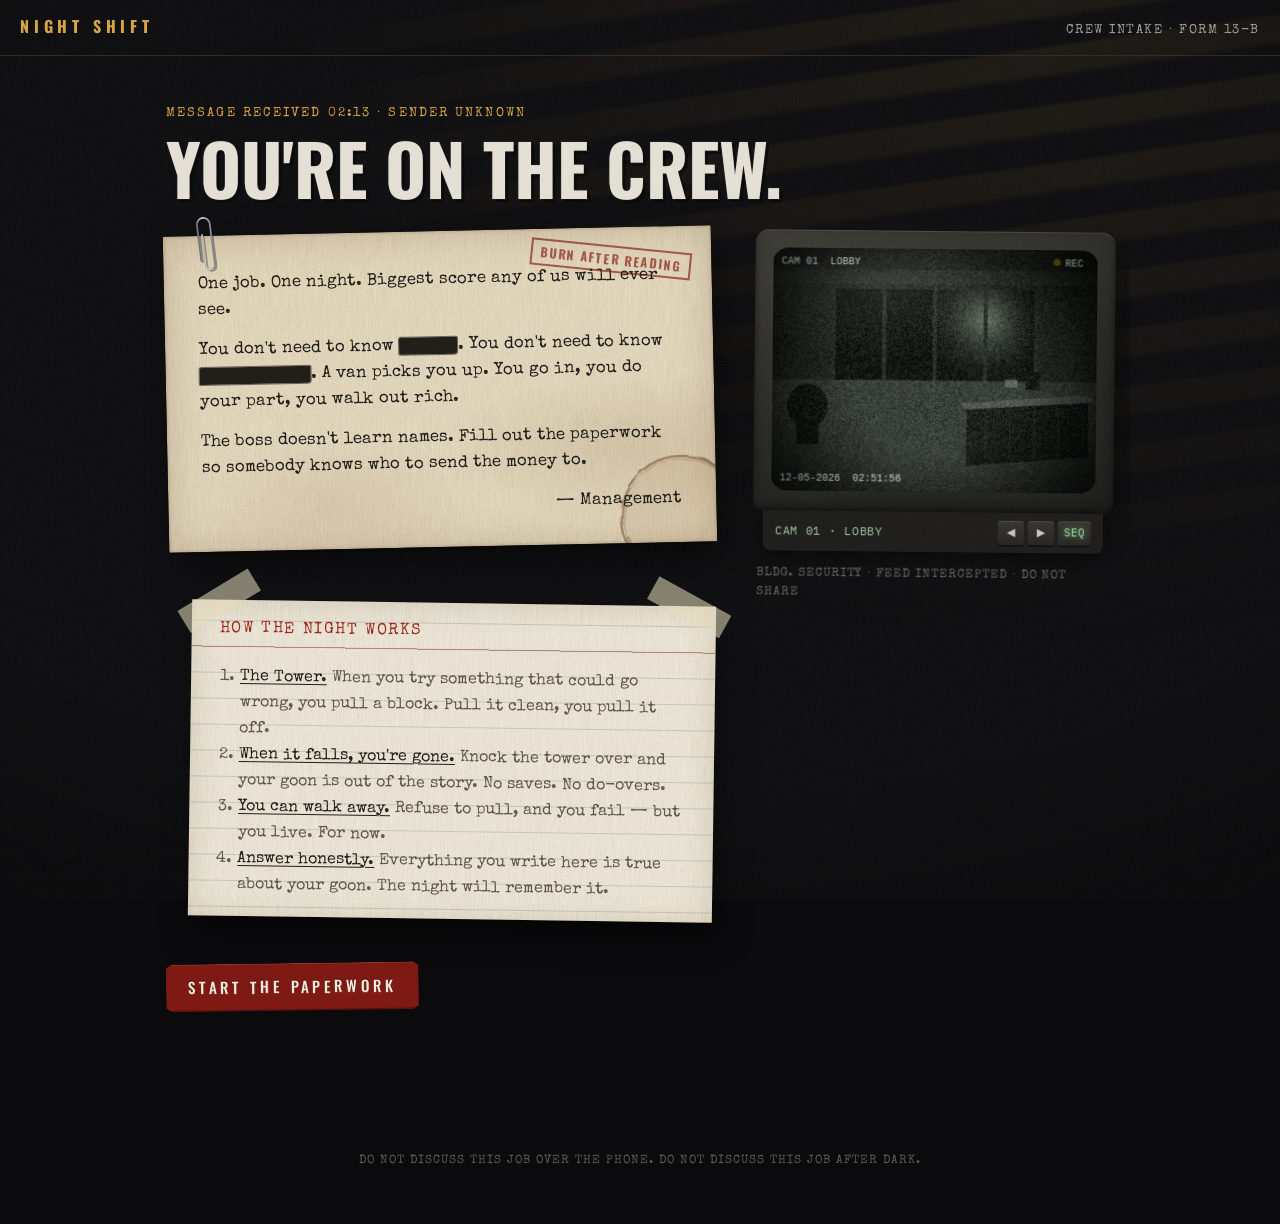
<file: index.html>
<!doctype html>
<html lang="en">
<head>
  <meta charset="utf-8">
  <meta name="viewport" content="width=device-width, initial-scale=1">
  <title>Night Shift — Crew Intake</title>
  <meta name="description" content="New hire paperwork. Fill it out. Don't ask questions.">
  <link rel="preconnect" href="https://fonts.googleapis.com">
  <link rel="preconnect" href="https://fonts.gstatic.com" crossorigin>
  <link href="https://fonts.googleapis.com/css2?family=Special+Elite&family=Oswald:wght@500;700&family=IBM+Plex+Mono:wght@400;600&display=swap" rel="stylesheet">
  <link rel="icon" href="data:image/svg+xml,%3Csvg xmlns='http://www.w3.org/2000/svg' viewBox='0 0 16 16'%3E%3Cg fill='%23e4ae3c'%3E%3Crect x='1' y='12' width='14' height='3'/%3E%3Crect x='1' y='8' width='4' height='3'/%3E%3Crect x='11' y='8' width='4' height='3'/%3E%3Crect x='1' y='4' width='14' height='3'/%3E%3Crect x='6' y='0' width='4' height='3'/%3E%3C/g%3E%3C/svg%3E">
  <link rel="stylesheet" href="css/style.css">
</head>
<body>
  <div class="grain" aria-hidden="true"></div>

  <header class="topbar">
    <span class="brand">NIGHT SHIFT</span>
    <span class="topbar-note">Crew Intake · Form 13-B</span>
  </header>

  <main id="app">
    <!-- 1. Briefing -->
    <section id="screen-brief" class="screen">
      <p class="eyebrow">Message received 02:13 · sender unknown</p>
      <h1 class="headline">You're on the crew.</h1>
      <div class="brief-grid">
      <div class="brief-main">
      <div class="note paper stained">
        <span class="clip" aria-hidden="true"></span>
        <span class="stamp-mark" aria-hidden="true">Burn after reading</span>
        <p>One job. One night. Biggest score any of us will ever see.</p>
        <p>You don't need to know <span class="redact">where</span>. You don't need to know <span class="redact">who owns it</span>. A van picks you up. You go in, you do your part, you walk out rich.</p>
        <p>The boss doesn't learn names. Fill out the paperwork so somebody knows who to send the money to.</p>
        <p class="sig">— Management</p>
      </div>

      <div class="rules index-card">
        <span class="tape tape-l" aria-hidden="true"></span>
        <span class="tape tape-r" aria-hidden="true"></span>
        <h2>How the night works</h2>
        <ol>
          <li><strong>The Tower.</strong> When you try something that could go wrong, you pull a block. Pull it clean, you pull it off.</li>
          <li><strong>When it falls, you're gone.</strong> Knock the tower over and your goon is out of the story. No saves. No do-overs.</li>
          <li><strong>You can walk away.</strong> Refuse to pull, and you fail — but you live. For now.</li>
          <li><strong>Answer honestly.</strong> Everything you write here is true about your goon. The night will remember it.</li>
        </ol>
      </div>

      <div class="actions">
        <button class="btn btn-primary" id="btn-start">Start the paperwork</button>
        <button class="btn btn-ghost" id="btn-resume" hidden>Resume my file</button>
      </div>
      </div>

      <aside class="monitor" id="monitor" aria-label="Building security feed">
        <div class="monitor-bezel">
          <div class="monitor-screen">
            <canvas role="img" aria-label="Grainy security camera footage of an empty building at night"></canvas>
          </div>
        </div>
        <div class="monitor-panel">
          <p class="monitor-label">CAM 01</p>
          <div class="monitor-keys">
            <button type="button" data-prev aria-label="Previous camera">&#9664;</button>
            <button type="button" data-next aria-label="Next camera">&#9654;</button>
            <button type="button" data-auto aria-label="Cycle cameras automatically">SEQ</button>
            <button type="button" data-all aria-label="Show all cameras" hidden>ALL</button>
          </div>
        </div>
        <p class="monitor-note">Bldg. security · feed intercepted · do not share</p>
      </aside>
      </div>
    </section>

    <!-- 2. Pick a role -->
    <section id="screen-role" class="screen" hidden>
      <p class="eyebrow">Step 1 of 2</p>
      <h1 class="headline">What do you do?</h1>
      <p class="lede">Every crew needs specialists. Pick the job you were hired for. Coordinate with the others — two Wheelmen means nobody's watching the door.</p>
      <div class="assigned-bar" id="assigned-bar" hidden>
        <p>Currently assigned: <strong id="assigned-role"></strong></p>
        <button class="btn btn-small btn-ghost" id="btn-unassign" type="button">Unassign me</button>
      </div>
      <div class="role-grid" id="role-grid"></div>
    </section>

    <!-- 3. Questionnaire -->
    <section id="screen-form" class="screen" hidden>
      <p class="eyebrow">Step 2 of 2 · <button class="linkish" id="btn-change-role" type="button">change role</button> · <button class="linkish" id="btn-unassign-form" type="button">unassign me</button></p>
      <h1 class="headline" id="form-title">Personnel file</h1>
      <p class="lede">Short answers are fine. Interesting answers are better. Stuck? Hit <em>Give me one</em> under any question for an example to steal or rewrite. Your work saves automatically on this device.</p>

      <div class="form-layout">
        <form id="intake" class="paper form-paper stained" novalidate>
          <span class="clip" aria-hidden="true"></span>
          <fieldset class="identity">
            <legend>Identification</legend>
            <label>Your name <small>(the real you, holding the dice)</small>
              <input name="playerName" autocomplete="name" maxlength="80" required>
            </label>
            <label>Your goon's name <small>(what their mother calls them)</small>
              <input name="characterName" maxlength="80" placeholder="e.g. Dominic &quot;Dom&quot; Ferraro">
            </label>
            <label>What do they look like? <small>(one line)</small>
              <input name="look" maxlength="200" placeholder="Broken nose, borrowed suit, smells like motor oil">
            </label>
          </fieldset>
          <div id="questions"></div>
          <div class="submit-row">
            <p class="save-state" id="save-state" aria-live="polite"></p>
            <button class="btn btn-primary" type="submit" id="btn-submit">File it with the boss</button>
          </div>
        </form>

        <aside class="tower-panel" aria-label="Progress">
          <div class="tower" id="tower" aria-hidden="true"></div>
          <p class="tower-count" id="tower-count">0 / 0</p>
          <p class="tower-label">blocks in place</p>
        </aside>
      </div>
    </section>

    <!-- 4. Filed -->
    <section id="screen-done" class="screen" hidden>
      <p class="eyebrow" id="done-eyebrow">Received</p>
      <h1 class="headline">Filed.</h1>
      <p class="lede" id="done-message"></p>

      <div class="code-box index-card" id="code-box" hidden>
        <p><strong>Your dossier code.</strong> Copy this and send it to the GM — it holds your whole file.</p>
        <textarea id="dossier-code" readonly rows="4"></textarea>
        <button class="btn btn-small" id="btn-copy" type="button">Copy code</button>
      </div>

      <div class="actions">
        <button class="btn btn-ghost" id="btn-edit" type="button">Edit my answers</button>
        <button class="btn btn-ghost" id="btn-show-code" type="button">Show my dossier code</button>
      </div>

      <div id="preview"></div>
    </section>
  </main>

  <footer class="footer">
    <p>Do not discuss this job over the phone. Do not discuss this job after dark.</p>
  </footer>

  <script src="js/config.js"></script>
  <script src="js/questions.js"></script>
  <script src="js/examples.js"></script>
  <script src="js/common.js"></script>
  <script src="js/intake.js"></script>
  <script src="js/cctv.js"></script>
</body>
</html>
</file>
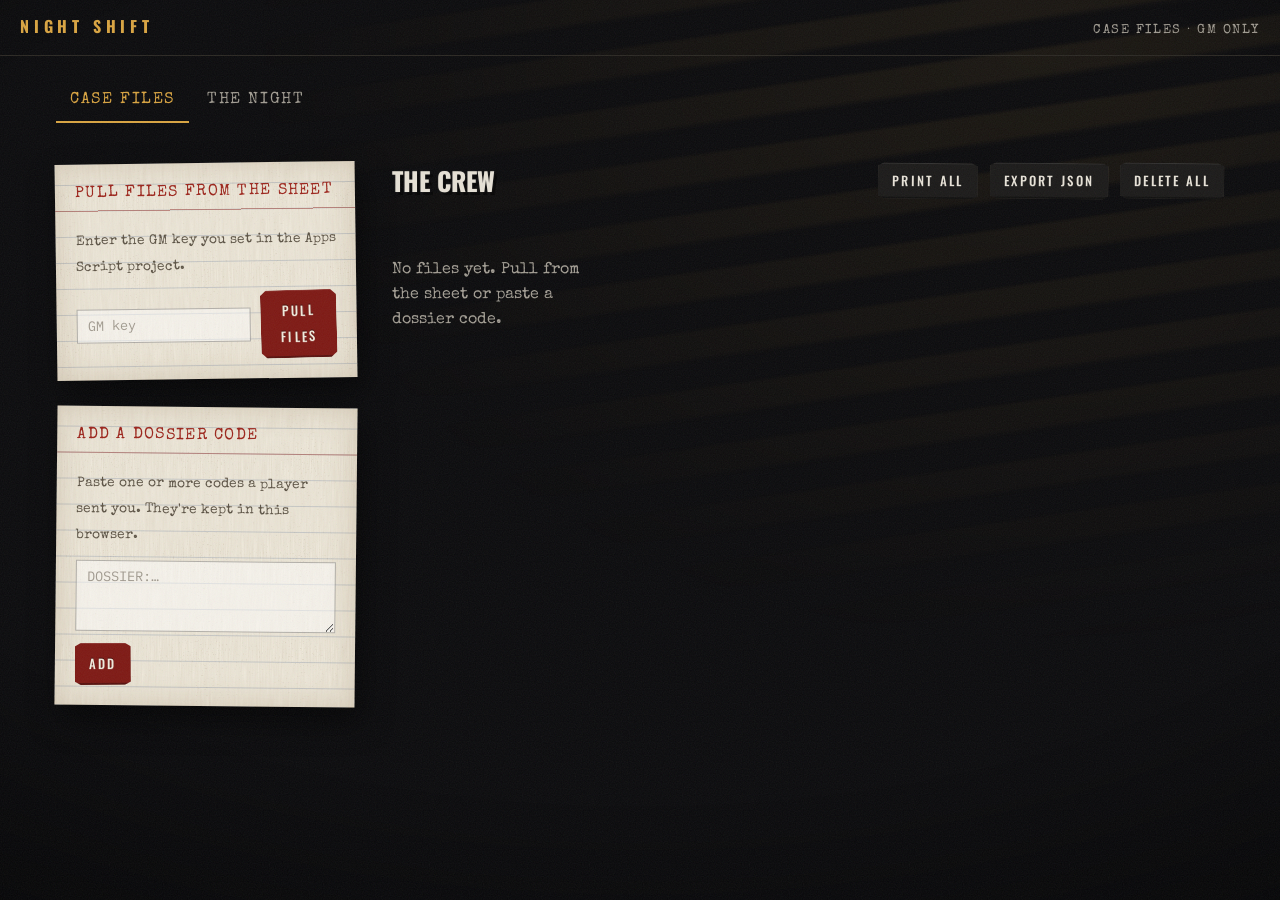
<file: gm.html>
<!doctype html>
<html lang="en">
<head>
  <meta charset="utf-8">
  <meta name="viewport" content="width=device-width, initial-scale=1">
  <meta name="robots" content="noindex">
  <title>Night Shift — Case Files</title>
  <link rel="preconnect" href="https://fonts.googleapis.com">
  <link rel="preconnect" href="https://fonts.gstatic.com" crossorigin>
  <link href="https://fonts.googleapis.com/css2?family=Special+Elite&family=Oswald:wght@500;700&family=IBM+Plex+Mono:wght@400;600&display=swap" rel="stylesheet">
  <link rel="icon" href="data:image/svg+xml,%3Csvg xmlns='http://www.w3.org/2000/svg' viewBox='0 0 16 16'%3E%3Cg fill='%23e4ae3c'%3E%3Crect x='1' y='12' width='14' height='3'/%3E%3Crect x='1' y='8' width='4' height='3'/%3E%3Crect x='11' y='8' width='4' height='3'/%3E%3Crect x='1' y='4' width='14' height='3'/%3E%3Crect x='6' y='0' width='4' height='3'/%3E%3C/g%3E%3C/svg%3E">
  <link rel="stylesheet" href="css/style.css">
</head>
<body class="gm">
  <div class="grain" aria-hidden="true"></div>

  <header class="topbar no-print">
    <a class="brand" href="./">NIGHT SHIFT</a>
    <span class="topbar-note">Case files · GM only</span>
  </header>

  <nav class="gm-tabs no-print" aria-label="GM tools">
    <button type="button" class="gm-tab" data-tab="files">Case files</button>
    <button type="button" class="gm-tab" data-tab="night">The night</button>
  </nav>

  <main class="gm-main" id="files-view">
    <section class="gm-controls no-print">
      <div class="panel index-card">
        <h2>Pull files from the sheet</h2>
        <p class="hint" id="endpoint-hint"></p>
        <form id="key-form" class="inline-form">
          <input id="gm-key" type="password" placeholder="GM key" autocomplete="current-password">
          <button class="btn btn-small" type="submit">Pull files</button>
        </form>
        <p class="status" id="remote-status" aria-live="polite"></p>
      </div>

      <div class="panel index-card">
        <h2>Add a dossier code</h2>
        <p class="hint">Paste one or more codes a player sent you. They're kept in this browser.</p>
        <form id="import-form">
          <textarea id="import-code" rows="3" placeholder="DOSSIER:…"></textarea>
          <button class="btn btn-small" type="submit">Add</button>
        </form>
        <p class="status" id="import-status" aria-live="polite"></p>
      </div>
    </section>

    <section class="gm-board">
      <div class="board-head no-print">
        <h1 class="headline small">The crew <span id="crew-count"></span></h1>
        <div class="board-actions">
          <button class="btn btn-small btn-ghost" id="btn-print-all" type="button">Print all</button>
          <button class="btn btn-small btn-ghost" id="btn-export" type="button">Export JSON</button>
          <button class="btn btn-small btn-ghost" id="btn-delete-all" type="button">Delete all</button>
        </div>
      </div>
      <div class="crew-list no-print" id="crew-list"></div>
      <div id="file-view"></div>
    </section>
  </main>

  <main class="night-main no-print" id="night-view" hidden>
    <section class="night-col">
      <div class="paper night-card stained" style="--ring-pos: right -70px bottom -80px">
        <h2 class="night-h">The tower</h2>
        <div class="tower-meter">
          <div class="tower-gauge" id="tower-gauge" aria-hidden="true"><span></span></div>
          <p><strong id="pull-total">0</strong> pulls since it was built · <span id="tower-mood"></span></p>
        </div>
        <ul class="night-crew" id="night-crew"></ul>
        <div class="night-actions">
          <button class="btn btn-small btn-ghost" type="button" id="btn-rebuild">Rebuild tower</button>
          <button class="btn btn-small btn-ghost" type="button" id="btn-new-night">New night</button>
        </div>
      </div>
      <div class="index-card night-card scene" id="scene" hidden>
        <h2 class="night-h" id="scene-title"></h2>
        <p id="scene-text"></p>
      </div>
    </section>

    <section class="night-col">
      <div class="paper night-card moment-card">
        <h2 class="night-h">Make a moment</h2>
        <div class="moment-controls">
          <div class="moment-kinds" role="radiogroup" aria-label="Kind of moment" id="moment-kinds"></div>
          <label class="moment-target">Aimed at
            <select id="moment-target"></select>
          </label>
        </div>
        <button class="btn" type="button" id="btn-moment">Make it</button>
        <div class="moment" id="moment" hidden>
          <p class="moment-label">Setup</p>
          <p id="moment-setup"></p>
          <p class="moment-label">The turn</p>
          <p id="moment-turn"></p>
          <p class="moment-label">The pull</p>
          <p id="moment-pull" class="moment-pull"></p>
          <p class="moment-source" id="moment-source"></p>
        </div>
      </div>

      <div class="paper night-card">
        <h2 class="night-h">Pressure points <span id="hooks-who"></span></h2>
        <p class="hint">What their own answers give you. Tap a goon in the tower list to switch.</p>
        <ul class="hooks" id="hooks"></ul>
      </div>

      <div class="index-card night-card">
        <h2 class="night-h">Something in the building</h2>
        <p class="beat" id="beat">Draw a beat when the room gets too comfortable.</p>
        <button class="btn btn-small" type="button" id="btn-beat">Draw</button>
      </div>

    </section>
  </main>

  <script src="js/config.js"></script>
  <script src="js/questions.js"></script>
  <script src="js/common.js"></script>
  <script src="js/gm.js"></script>
  <script src="js/night.js"></script>
</body>
</html>
</file>
<file: css/style.css>
:root {
  --night: #0b0b0d;
  --desk: #141210;
  --line: #2b2823;
  --fog: #a29d93;
  --chalk: #e6e1d6;
  --sodium: #d9a441; /* streetlight through the blinds */
  --sodium-dim: #6e5424;
  --paper: #e6dbc1;
  --card: #efe9db;
  --folder: #cdb27a;
  --folder-dark: #b89a5e;
  --ink: #1d1914;
  --ink-soft: #5c5345;
  --stamp: #9c241b;
  --tape-red: #7e1914;
  --tape-black: #1b1a19;

  --type: "Special Elite", "Courier New", monospace;
  --head: "Oswald", "Arial Narrow", sans-serif;
  --mono: "IBM Plex Mono", ui-monospace, monospace;

  --paper-tex: url("../img/paper.svg");
}

* { box-sizing: border-box; }

html { -webkit-text-size-adjust: 100%; background: var(--night); }

[hidden] { display: none !important; }

body {
  margin: 0;
  min-height: 100vh;
  background: var(--night);
  color: var(--chalk);
  font-family: var(--mono);
  font-size: 16px;
  line-height: 1.55;
  position: relative;
  overflow-x: hidden;
}

/* Streetlight coming through venetian blinds, falling across the desk. */
body::before {
  content: "";
  position: fixed;
  inset: -20vh -20vw;
  pointer-events: none;
  z-index: 0;
  background: repeating-linear-gradient(
    172deg,
    rgba(217, 164, 65, 0.075) 0 26px,
    rgba(217, 164, 65, 0.015) 30px,
    transparent 34px 58px
  );
  -webkit-mask-image: radial-gradient(ellipse 55% 60% at 72% 18%, #000 0%, rgba(0, 0, 0, 0.5) 45%, transparent 80%);
  mask-image: radial-gradient(ellipse 55% 60% at 72% 18%, #000 0%, rgba(0, 0, 0, 0.5) 45%, transparent 80%);
  filter: blur(1.5px);
}

/* Smoke-dark vignette at the edges of the room. */
body::after {
  content: "";
  position: fixed;
  inset: 0;
  pointer-events: none;
  z-index: 0;
  background: radial-gradient(ellipse 120% 90% at 50% 40%, transparent 55%, rgba(0, 0, 0, 0.75) 100%);
}

.topbar, main, .footer { position: relative; z-index: 1; }

/* film grain */
.grain {
  position: fixed;
  inset: 0;
  pointer-events: none;
  z-index: 50;
  opacity: 0.07;
  background-image: url("data:image/svg+xml,%3Csvg xmlns='http://www.w3.org/2000/svg' width='160' height='160'%3E%3Cfilter id='n'%3E%3CfeTurbulence type='fractalNoise' baseFrequency='.85' numOctaves='3' stitchTiles='stitch'/%3E%3C/filter%3E%3Crect width='100%25' height='100%25' filter='url(%23n)'/%3E%3C/svg%3E");
}

button, input, textarea { font: inherit; color: inherit; }

/* ---------- chrome ---------- */

.topbar {
  display: flex;
  justify-content: space-between;
  align-items: baseline;
  gap: 1rem;
  padding: 14px 20px;
  border-bottom: 1px solid var(--line);
  font-size: 0.8rem;
  color: var(--fog);
}
.brand {
  font-family: var(--head);
  font-weight: 700;
  letter-spacing: 0.3em;
  color: var(--sodium);
  text-decoration: none;
  font-size: 1rem;
}
.topbar-note { font-family: var(--type); text-transform: uppercase; letter-spacing: 0.12em; }

main#app { max-width: 980px; margin: 0 auto; padding: 48px 16px 80px; overflow-x: clip; }

.footer {
  text-align: center;
  padding: 24px 16px 40px;
  color: var(--fog);
  font-family: var(--type);
  font-size: 0.78rem;
  letter-spacing: 0.08em;
  text-transform: uppercase;
  opacity: 0.55;
}

.eyebrow {
  font-family: var(--type);
  font-size: 0.82rem;
  text-transform: uppercase;
  letter-spacing: 0.16em;
  color: var(--sodium);
  margin: 0 0 8px;
}

.headline {
  font-family: var(--head);
  font-weight: 700;
  font-size: clamp(2.4rem, 7vw, 4.4rem);
  line-height: 1;
  text-transform: uppercase;
  margin: 0 0 28px;
  color: var(--chalk);
  text-shadow: 0 0 1px rgba(230, 225, 214, 0.4), 3px 3px 0 rgba(0, 0, 0, 0.6);
}
.headline.small { font-size: 1.6rem; margin: 0; }

.lede { color: var(--fog); max-width: 62ch; margin: 0 0 32px; }

.linkish {
  background: none;
  border: 0;
  padding: 0;
  color: var(--chalk);
  text-decoration: underline;
  text-underline-offset: 3px;
  cursor: pointer;
  letter-spacing: inherit;
  text-transform: inherit;
}

/* ---------- paper & desk props ---------- */

.paper {
  position: relative;
  background-color: var(--paper);
  /* The coffee ring is a background layer multiplied into the sheet, so it never leaves the paper. */
  background-image:
    var(--stain, none),
    var(--paper-tex),
    radial-gradient(ellipse 60% 40% at 20% 15%, rgba(255, 250, 235, 0.35), transparent 70%),
    radial-gradient(ellipse 50% 35% at 85% 70%, rgba(150, 110, 60, 0.16), transparent 70%),
    radial-gradient(ellipse 40% 30% at 30% 85%, rgba(160, 120, 70, 0.12), transparent 70%);
  background-size: var(--ring-size, 190px) var(--ring-size, 190px), 300px 300px, 100% 100%, 100% 100%, 100% 100%;
  background-position: var(--ring-pos, right -40px bottom -50px), 0 0, 0 0, 0 0, 0 0;
  background-repeat: no-repeat, repeat, no-repeat, no-repeat, no-repeat;
  background-blend-mode: multiply;
  color: var(--ink);
  font-family: var(--type);
  border-radius: 1px;
  /* darker, handled edges + a shadow cast onto the desk */
  box-shadow:
    inset 0 0 40px rgba(110, 80, 40, 0.28),
    inset 0 0 4px rgba(90, 60, 30, 0.35),
    0 2px 2px rgba(0, 0, 0, 0.5),
    8px 18px 40px rgba(0, 0, 0, 0.7);
}

/* coffee ring */
.stained { --stain: url("../img/coffee-ring.svg"); }

/* cigarette burn */
.burned::before {
  content: "";
  position: absolute;
  width: 34px;
  height: 34px;
  left: 18px;
  bottom: 22px;
  background: url("../img/burn.svg") center / contain no-repeat;
  pointer-events: none;
}

.clip {
  position: absolute;
  top: -22px;
  left: 34px;
  width: 22px;
  height: 64px;
  background: url("../img/paperclip.svg") center / contain no-repeat;
  transform: rotate(-6deg);
  z-index: 2;
  pointer-events: none;
}

.tape {
  position: absolute;
  top: -12px;
  width: 86px;
  height: 26px;
  background: rgba(232, 222, 190, 0.55);
  box-shadow: 0 1px 2px rgba(0, 0, 0, 0.25);
  backdrop-filter: blur(0.5px);
  -webkit-mask-image: linear-gradient(90deg, transparent 0 2px, #000 2px calc(100% - 2px), transparent 0);
  mask-image: linear-gradient(90deg, transparent 0 2px, #000 2px calc(100% - 2px), transparent 0);
}
.tape-l { left: -16px; transform: rotate(-32deg); }
.tape-r { right: -16px; transform: rotate(28deg); }

.index-card {
  position: relative;
  background-color: var(--card);
  background-image:
    var(--paper-tex),
    linear-gradient(transparent 46px, rgba(156, 36, 27, 0.45) 46px 47px, transparent 47px),
    repeating-linear-gradient(transparent 0 25px, rgba(60, 90, 140, 0.22) 25px 26px);
  background-size: 300px 300px, 100% 100%, 100% 26px;
  background-position: 0 0, 0 0, 0 21px;
  color: var(--ink);
  font-family: var(--type);
  box-shadow: inset 0 0 30px rgba(110, 80, 40, 0.2), 6px 14px 30px rgba(0, 0, 0, 0.6);
}

.note {
  max-width: 560px;
  padding: 36px 34px 30px;
  transform: rotate(-1.2deg);
  font-size: 1.05rem;
  margin-bottom: 56px;
  --ring-size: 170px;
  --ring-pos: right -50px bottom -60px;
}
.note p { margin: 0 0 14px; position: relative; z-index: 1; }
.note .sig { text-align: right; margin: 0; }

.stamp-mark {
  position: absolute;
  top: 18px;
  right: 20px;
  font-family: var(--head);
  font-weight: 700;
  font-size: 0.78rem;
  letter-spacing: 0.14em;
  text-transform: uppercase;
  color: var(--stamp);
  border: 2px solid var(--stamp);
  padding: 2px 8px;
  transform: rotate(7deg);
  opacity: 0.7;
  mix-blend-mode: multiply;
}

.redact {
  background: var(--ink);
  color: transparent;
  padding: 0 0.25em;
  user-select: none;
  border-radius: 2px 1px 3px 1px;
  box-shadow: 0 0 0 1px rgba(29, 25, 20, 0.6);
}

/* ---------- security monitor ---------- */

.brief-grid {
  display: grid;
  grid-template-columns: minmax(0, 1fr) 360px;
  gap: 40px;
  align-items: start;
}
.monitor { position: sticky; top: 24px; transform: rotate(0.6deg); }
.monitor-bezel {
  padding: 18px 18px 20px;
  border-radius: 14px 14px 10px 10px;
  background: linear-gradient(160deg, #3a3833, #22211e 55%, #191815);
  box-shadow:
    inset 0 1px 0 rgba(255, 255, 255, 0.12),
    inset 0 -3px 6px rgba(0, 0, 0, 0.5),
    10px 22px 40px rgba(0, 0, 0, 0.75);
}
.monitor-screen {
  position: relative;
  border-radius: 18px / 14px;
  overflow: hidden;
  background: #050605;
  box-shadow: inset 0 0 0 3px #0c0c0b, 0 0 30px rgba(140, 200, 150, 0.08);
}
.monitor-screen canvas {
  display: block;
  width: 100%;
  aspect-ratio: 4 / 3;
  filter: sepia(0.35) hue-rotate(55deg) saturate(0.7) contrast(1.15) brightness(1.05);
}
/* scanlines and glass */
.monitor-screen::before,
.monitor-screen::after {
  content: "";
  position: absolute;
  inset: 0;
  pointer-events: none;
}
.monitor-screen::before { background: repeating-linear-gradient(0deg, rgba(0, 0, 0, 0.28) 0 1px, transparent 1px 3px); }
.monitor-screen::after {
  background:
    radial-gradient(ellipse 70% 50% at 30% 15%, rgba(255, 255, 255, 0.09), transparent 60%),
    radial-gradient(ellipse at center, transparent 60%, rgba(0, 0, 0, 0.55));
}
.monitor-panel {
  display: flex;
  justify-content: space-between;
  align-items: center;
  gap: 10px;
  margin: 0 10px;
  padding: 8px 12px;
  background: #1b1a18;
  border-radius: 0 0 8px 8px;
  box-shadow: 0 8px 18px rgba(0, 0, 0, 0.6);
}
.monitor-label { margin: 0; font-family: var(--mono); font-size: 0.72rem; color: #9fc4a2; letter-spacing: 0.06em; white-space: nowrap; overflow: hidden; text-overflow: ellipsis; }
.monitor-keys { display: flex; gap: 4px; flex: none; }
.monitor-keys button {
  font-family: var(--mono);
  font-size: 0.7rem;
  min-width: 26px;
  height: 24px;
  padding: 0 6px;
  color: #c9c6bd;
  background: linear-gradient(#34322e, #24231f);
  border: 0;
  border-radius: 3px;
  box-shadow: inset 0 1px 0 rgba(255, 255, 255, 0.1), 0 2px 0 #0d0d0c;
  cursor: pointer;
}
.monitor-keys button:active { transform: translateY(1px); box-shadow: inset 0 1px 0 rgba(255, 255, 255, 0.1), 0 1px 0 #0d0d0c; }
.monitor-keys button[aria-pressed="true"] { color: #9fe0a6; text-shadow: 0 0 6px rgba(120, 230, 140, 0.8); }
.monitor-keys button:focus-visible { outline: 2px dashed var(--sodium); outline-offset: 2px; }
.monitor-note {
  margin: 14px 4px 0;
  font-family: var(--type);
  font-size: 0.75rem;
  letter-spacing: 0.08em;
  text-transform: uppercase;
  color: var(--fog);
  opacity: 0.6;
}

@media (max-width: 900px) {
  .brief-grid { grid-template-columns: 1fr; gap: 8px; }
  .monitor { position: static; transform: none; max-width: 480px; }
}

/* ---------- rules (index card) ---------- */

.rules {
  max-width: 600px;
  padding: 16px 28px 18px;
  margin: 0 0 44px 24px;
  transform: rotate(0.8deg);
  line-height: 26px;
}
.rules h2 {
  font-family: var(--type);
  font-weight: 400;
  text-transform: uppercase;
  letter-spacing: 0.1em;
  font-size: 1rem;
  color: var(--stamp);
  margin: 0 0 22px;
}
.rules ol { margin: 0; padding-left: 1.3em; }
.rules li { margin: 0; color: var(--ink-soft); }
.rules strong { color: var(--ink); font-weight: 400; text-decoration: underline; text-decoration-thickness: 1px; text-underline-offset: 3px; }

/* ---------- buttons: embossed label-maker tape ---------- */

.actions { display: flex; flex-wrap: wrap; gap: 16px; margin: 24px 0; align-items: center; }

.btn {
  font-family: var(--head);
  font-weight: 500;
  font-size: 0.95rem;
  text-transform: uppercase;
  letter-spacing: 0.22em;
  border: 0;
  background: var(--tape-red);
  color: #f3ebdd;
  padding: 12px 22px;
  cursor: pointer;
  border-radius: 1px;
  text-shadow: 0 -1px 0 rgba(0, 0, 0, 0.45), 0 1px 0 rgba(255, 255, 255, 0.12);
  box-shadow:
    inset 0 1px 0 rgba(255, 255, 255, 0.14),
    inset 0 -2px 0 rgba(0, 0, 0, 0.3),
    0 3px 6px rgba(0, 0, 0, 0.5);
  /* notched tape ends */
  clip-path: polygon(0 8%, 6px 0, calc(100% - 6px) 0, 100% 8%, 100% 92%, calc(100% - 6px) 100%, 6px 100%, 0 92%);
  transform: rotate(-0.8deg);
  transition: transform 0.12s, filter 0.12s;
}
.btn:hover { filter: brightness(1.15); transform: rotate(-0.8deg) translateY(-1px); }
.btn:active { transform: rotate(-0.8deg) translateY(1px); }
.btn-ghost { background: var(--tape-black); color: #e8e3d8; transform: rotate(0.6deg); box-shadow: inset 0 1px 0 rgba(255, 255, 255, 0.1), inset 0 -2px 0 rgba(0, 0, 0, 0.4), 0 0 0 1px #3a3631, 0 3px 6px rgba(0, 0, 0, 0.5); }
.btn-ghost:hover { transform: rotate(0.6deg) translateY(-1px); }
.btn-small { padding: 8px 14px; font-size: 0.8rem; letter-spacing: 0.18em; }
.btn:disabled { opacity: 0.6; cursor: wait; }
.btn:focus-visible, .role-card:focus-visible, .crew-card:focus-visible, .linkish:focus-visible {
  outline: 2px dashed var(--sodium);
  outline-offset: 4px;
}

/* ---------- roles: a spread of manila folders ---------- */

.role-grid {
  display: grid;
  grid-template-columns: repeat(auto-fill, minmax(200px, 1fr));
  gap: 34px 18px;
  padding-top: 20px;
}

.role-card,
.crew-card {
  position: relative;
  text-align: left;
  display: flex;
  flex-direction: column;
  gap: 6px;
  padding: 18px 18px 22px;
  color: var(--ink);
  background-color: var(--folder);
  background-image: var(--paper-tex), linear-gradient(180deg, rgba(255, 255, 255, 0.12), transparent 40%);
  background-size: 300px 300px, 100% 100%;
  border: 0;
  border-radius: 0 4px 3px 3px;
  box-shadow: inset 0 0 26px rgba(100, 70, 20, 0.35), 0 1px 0 rgba(0, 0, 0, 0.3), 5px 12px 22px rgba(0, 0, 0, 0.6);
  cursor: pointer;
  transform: rotate(var(--tilt, 0deg));
  transition: transform 0.18s;
}
/* folder tab */
.role-card::before,
.crew-card::before {
  content: "";
  position: absolute;
  bottom: 100%;
  left: 0;
  width: 46%;
  height: 16px;
  background: inherit;
  background-color: var(--folder-dark);
  border-radius: 5px 9px 0 0;
  clip-path: polygon(0 0, 88% 0, 100% 100%, 0 100%);
}
.role-card:nth-child(3n + 1) { --tilt: -1.4deg; }
.role-card:nth-child(3n + 2) { --tilt: 0.9deg; }
.role-card:nth-child(4n) { --tilt: -0.4deg; }
.role-card:nth-child(5n) { --tilt: 1.6deg; }
.role-card:hover { transform: rotate(0deg) translateY(-6px); }

.role-title {
  font-family: var(--type);
  font-size: 1.1rem;
  text-transform: uppercase;
  letter-spacing: 0.03em;
  white-space: nowrap;
  background: var(--card);
  align-self: flex-start;
  padding: 2px 8px;
  box-shadow: 0 1px 1px rgba(0, 0, 0, 0.2);
}
.role-tag { color: #3b3326; font-family: var(--type); font-size: 0.88rem; }

.role-card.selected::after {
  content: "Assigned";
  position: absolute;
  right: 10px;
  bottom: 10px;
  font-family: var(--head);
  font-weight: 700;
  font-size: 0.72rem;
  letter-spacing: 0.16em;
  text-transform: uppercase;
  color: var(--stamp);
  border: 2px solid var(--stamp);
  padding: 1px 6px;
  transform: rotate(-8deg);
  mix-blend-mode: multiply;
}

.assigned-bar {
  display: flex;
  flex-wrap: wrap;
  align-items: center;
  gap: 12px 20px;
  margin: -12px 0 28px;
  font-family: var(--type);
  color: var(--fog);
}
.assigned-bar p { margin: 0; }
.assigned-bar strong { color: var(--sodium); font-weight: 400; }

/* GM: a goon who backed out — greyed, kept for the record */
.crew-card.withdrawn { filter: grayscale(0.85) brightness(0.7); }
.crew-card.withdrawn .crew-alias { text-decoration: line-through; }

/* ---------- form ---------- */

.form-layout {
  display: grid;
  grid-template-columns: minmax(0, 1fr) 120px;
  gap: 32px;
  align-items: start;
}

.form-paper {
  padding: 40px 40px 36px;
  --ring-size: 220px;
  --ring-pos: right -80px top 140px;
}
.form-paper > * { position: relative; z-index: 1; }
.form-paper > .clip { position: absolute; z-index: 2; }

fieldset { border: 0; margin: 0 0 12px; padding: 0; }
legend, .q-section {
  font-family: var(--head);
  text-transform: uppercase;
  letter-spacing: 0.14em;
  font-size: 0.95rem;
  color: var(--stamp);
  border-bottom: 2px solid var(--ink);
  width: 100%;
  padding-bottom: 4px;
  margin: 0 0 18px;
}
.q-section { margin-top: 36px; }

.identity label { display: block; margin-bottom: 16px; }
.identity small { color: var(--ink-soft); }

input, textarea {
  display: block;
  width: 100%;
  margin-top: 6px;
  padding: 8px 2px;
  background: transparent;
  color: var(--ink);
  border: 0;
  border-bottom: 1px solid rgba(29, 25, 20, 0.45);
  font-family: var(--type);
  font-size: 1rem;
  line-height: 1.6;
}
textarea {
  resize: vertical;
  min-height: 4.8em;
  background-image: repeating-linear-gradient(transparent, transparent calc(1.6em - 1px), rgba(29, 25, 20, 0.22) calc(1.6em - 1px), rgba(29, 25, 20, 0.22) 1.6em);
  background-attachment: local;
  border-bottom: 0;
}
input:focus, textarea:focus {
  outline: none;
  background-color: rgba(217, 164, 65, 0.16);
}
::placeholder { color: var(--ink-soft); opacity: 0.55; }

.q { margin-bottom: 24px; }

.suggest {
  display: inline-block;
  margin-top: 6px;
  background: none;
  border: 0;
  padding: 2px 0;
  font-family: var(--type);
  font-size: 0.85rem;
  color: var(--stamp);
  cursor: pointer;
  text-decoration: underline dotted;
  text-underline-offset: 3px;
}
.suggest::before { content: "\2192\00a0"; text-decoration: none; display: inline-block; }
.suggest:hover { color: var(--ink); }
.suggest:focus-visible { outline: 2px dashed var(--stamp); outline-offset: 2px; }
.q label { display: flex; gap: 10px; font-size: 1.02rem; }
.q-num { color: var(--stamp); flex: none; }

.stencil-input {
  font-family: var(--head);
  font-weight: 700;
  font-size: 1.6rem;
  letter-spacing: 0.14em;
  text-transform: uppercase;
  border: 0;
  background: #2c3a2c;
  color: #e9e3cf;
  padding: 10px 14px;
  max-width: 420px;
  box-shadow: inset 0 0 18px rgba(0, 0, 0, 0.5);
}
.stencil-input:focus { background-color: #34453a; }
.stencil-input::placeholder { color: #e9e3cf; opacity: 0.35; }

.submit-row {
  display: flex;
  flex-wrap: wrap;
  align-items: center;
  justify-content: space-between;
  gap: 16px;
  margin-top: 32px;
  padding-top: 20px;
  border-top: 2px solid var(--ink);
}
.save-state { margin: 0; color: var(--ink-soft); font-size: 0.9rem; }

/* ---------- tower: wooden blocks ---------- */

.tower-panel { position: sticky; top: 24px; text-align: center; }
.tower {
  display: flex;
  flex-wrap: wrap-reverse;
  width: 96px;
  margin: 0 auto;
  gap: 2px;
}
.block {
  width: 30px;
  height: 14px;
  border-radius: 1px;
  background: rgba(255, 255, 255, 0.03);
  border: 1px dashed #3a352e;
  transition: background 0.3s, border-color 0.3s, box-shadow 0.3s;
}
.block.on {
  border: 0;
  background:
    repeating-linear-gradient(90deg, rgba(90, 55, 20, 0.25) 0 1px, transparent 1px 5px),
    linear-gradient(180deg, #d9b47a, #b88a4c);
  box-shadow: inset 0 -2px 0 rgba(70, 40, 10, 0.4), 0 1px 2px rgba(0, 0, 0, 0.6);
}
.block.on.cross {
  background:
    repeating-linear-gradient(0deg, rgba(90, 55, 20, 0.22) 0 1px, transparent 1px 4px),
    linear-gradient(180deg, #cfa86c, #a87b40);
}
.tower-count { font-family: var(--type); font-size: 1.4rem; margin: 12px 0 0; color: var(--sodium); }
.tower-label { margin: 0; font-family: var(--type); font-size: 0.75rem; text-transform: uppercase; letter-spacing: 0.1em; color: var(--fog); }

/* ---------- done ---------- */

.code-box {
  padding: 16px 22px 20px;
  margin-bottom: 28px;
  max-width: 640px;
  line-height: 26px;
  transform: rotate(-0.5deg);
}
.code-box p { margin: 0 0 24px; color: var(--ink-soft); }
.code-box strong { color: var(--stamp); font-weight: 400; }
.code-box textarea {
  font-family: var(--mono);
  color: var(--ink);
  background: rgba(255, 255, 255, 0.45);
  border: 1px solid rgba(29, 25, 20, 0.3);
  padding: 10px;
  font-size: 0.75rem;
  line-height: 1.4;
  word-break: break-all;
  margin-bottom: 12px;
  background-image: none;
}

.preview-title {
  font-family: var(--type);
  text-transform: uppercase;
  letter-spacing: 0.12em;
  font-size: 0.95rem;
  color: var(--fog);
  margin: 48px 0 24px;
}

/* ---------- case file ---------- */

.case-file {
  padding: 40px 40px 56px;
  max-width: 820px;
  --ring-size: 200px;
  --ring-pos: right 110px top -70px;
}
.case-file > * { position: relative; z-index: 1; }
.case-file > .clip { position: absolute; z-index: 2; }
.file-head { border-bottom: 2px solid var(--ink); padding-bottom: 18px; margin-bottom: 8px; }
.file-stamp {
  position: absolute;
  top: 0;
  right: 0;
  font-family: var(--head);
  font-weight: 700;
  text-transform: uppercase;
  letter-spacing: 0.1em;
  color: var(--stamp);
  border: 3px solid var(--stamp);
  padding: 4px 10px;
  transform: rotate(5deg);
  opacity: 0.8;
  mix-blend-mode: multiply;
}
.file-label { margin: 0; font-size: 0.75rem; text-transform: uppercase; letter-spacing: 0.14em; color: var(--ink-soft); }
.file-alias {
  font-family: var(--head);
  font-size: 2.2rem;
  letter-spacing: 0.08em;
  text-transform: uppercase;
  margin: 0 0 14px;
  padding-right: 140px;
  overflow-wrap: anywhere;
}
.file-meta { display: grid; grid-template-columns: max-content 1fr; gap: 4px 16px; margin: 0; font-size: 0.92rem; }
.file-meta dt { color: var(--ink-soft); }
.file-meta dd { margin: 0; overflow-wrap: anywhere; }
.file-section {
  font-family: var(--head);
  text-transform: uppercase;
  letter-spacing: 0.14em;
  font-size: 0.9rem;
  color: var(--stamp);
  margin: 26px 0 10px;
}
.file-qa { margin-bottom: 14px; break-inside: avoid; }
.file-q { margin: 0 0 4px; font-size: 0.92rem; color: var(--ink-soft); }
.file-a { margin: 0; font-family: var(--type); font-size: 1.02rem; white-space: pre-wrap; overflow-wrap: anywhere; }
.file-a.blank { color: var(--ink-soft); opacity: 0.7; }

/* ---------- GM ---------- */

.gm-main {
  max-width: 1200px;
  margin: 0 auto;
  padding: 40px 16px 80px;
  display: grid;
  grid-template-columns: 300px minmax(0, 1fr);
  gap: 36px;
  align-items: start;
}
.gm-controls { display: grid; gap: 28px; position: sticky; top: 16px; }
.panel { padding: 16px 20px 20px; line-height: 26px; }
.panel:nth-child(1) { transform: rotate(-0.8deg); }
.panel:nth-child(2) { transform: rotate(0.6deg); }
.panel h2 { font-family: var(--type); font-weight: 400; font-size: 1rem; text-transform: uppercase; letter-spacing: 0.08em; margin: 0 0 22px; color: var(--stamp); }
.hint, .status { color: var(--ink-soft); font-size: 0.86rem; margin: 0 0 12px; }
.status { margin: 10px 0 0; }
.status:empty { display: none; }
.panel input, .panel textarea {
  font-family: var(--mono);
  background: rgba(255, 255, 255, 0.5);
  border: 1px solid rgba(29, 25, 20, 0.3);
  padding: 6px 10px;
  margin: 0 0 12px;
  font-size: 0.85rem;
  line-height: 1.4;
  background-image: none;
}
.inline-form { display: flex; gap: 10px; align-items: center; }
.inline-form input { margin: 0; }

.board-head { display: flex; flex-wrap: wrap; justify-content: space-between; align-items: center; gap: 12px; margin-bottom: 28px; }
.board-head #crew-count { color: var(--fog); font-weight: 500; }
.board-actions { display: flex; gap: 12px; }
.crew-list { display: grid; grid-template-columns: repeat(auto-fill, minmax(180px, 1fr)); gap: 30px 14px; padding-top: 16px; margin-bottom: 36px; }
.crew-card { padding: 12px 14px 16px; }
.crew-card:nth-child(odd) { --tilt: -1deg; }
.crew-card:nth-child(even) { --tilt: 0.8deg; }
.crew-card:hover { transform: translateY(-4px); }
.crew-card.selected { transform: translateY(-8px); }
.crew-alias { font-family: var(--head); font-size: 1.1rem; text-transform: uppercase; letter-spacing: 0.06em; overflow-wrap: anywhere; }
.crew-role { color: var(--stamp); font-family: var(--type); font-size: 0.85rem; }
.crew-meta { color: #4a4134; font-size: 0.72rem; }
.file-tools { display: flex; gap: 14px; margin-bottom: 26px; }
.empty { color: var(--fog); font-family: var(--type); }

/* ---------- GM: the night ---------- */

.gm-tabs {
  position: relative;
  z-index: 1;
  display: flex;
  gap: 4px;
  max-width: 1200px;
  margin: 24px auto 0;
  padding: 0 16px;
}
.gm-tab {
  font-family: var(--type);
  font-size: 1rem;
  text-transform: uppercase;
  letter-spacing: 0.1em;
  color: var(--fog);
  background: none;
  border: 0;
  border-bottom: 2px solid transparent;
  padding: 8px 14px;
  cursor: pointer;
}
.gm-tab:hover { color: var(--chalk); }
.gm-tab[aria-current="true"] { color: var(--sodium); border-bottom-color: var(--sodium); }
.gm-tab:focus-visible { outline: 2px dashed var(--sodium); outline-offset: 2px; }

.night-main {
  position: relative;
  z-index: 1;
  max-width: 1200px;
  margin: 0 auto;
  padding: 32px 16px 80px;
  display: grid;
  grid-template-columns: minmax(0, 1fr) minmax(0, 1fr);
  gap: 32px;
  align-items: start;
}
.night-col { display: grid; gap: 28px; }
.night-card { padding: 22px 26px 26px; }
.night-card.index-card { line-height: 26px; }
.night-h {
  font-family: var(--head);
  text-transform: uppercase;
  letter-spacing: 0.12em;
  font-size: 1rem;
  color: var(--stamp);
  margin: 0 0 18px;
}
.index-card .night-h { font-family: var(--type); font-weight: 400; margin-bottom: 22px; }
.night-h span { color: var(--ink-soft); }

.tower-meter p { margin: 8px 0 18px; color: var(--ink-soft); }
.tower-meter strong { color: var(--ink); font-size: 1.3rem; }
.tower-gauge { height: 10px; background: rgba(29, 25, 20, 0.15); border-radius: 1px; overflow: hidden; }
.tower-gauge span {
  display: block;
  height: 100%;
  width: 0;
  background: linear-gradient(90deg, #b88a4c, #9c241b);
  transition: width 0.3s;
}

.night-crew { list-style: none; margin: 0 0 18px; padding: 0; }
.night-row {
  display: flex;
  align-items: center;
  gap: 10px;
  padding: 10px 0;
  border-bottom: 1px dashed rgba(29, 25, 20, 0.35);
}
.night-row .btn { transform: none; }
.night-who {
  flex: 1;
  min-width: 0;
  display: flex;
  flex-direction: column;
  text-align: left;
  background: none;
  border: 0;
  padding: 2px 6px;
  color: var(--ink);
  cursor: pointer;
}
.night-who strong { font-family: var(--head); font-size: 1.1rem; letter-spacing: 0.06em; text-transform: uppercase; font-weight: 500; overflow-wrap: anywhere; }
.night-who small { color: var(--ink-soft); font-family: var(--type); }
.night-row.focus .night-who { background: rgba(217, 164, 65, 0.25); }
.night-row.taken .night-who { opacity: 0.5; }
.night-row.taken .night-who strong { text-decoration: line-through; text-decoration-color: var(--stamp); text-decoration-thickness: 2px; }
.night-actions { display: flex; flex-wrap: wrap; gap: 12px; }

.scene p { margin: 0; font-size: 1.1rem; color: var(--ink); }

.hooks { list-style: none; margin: 0; padding: 0; }
.hooks li { padding: 12px 0; border-bottom: 1px dashed rgba(29, 25, 20, 0.35); }
.hooks li:last-child { border-bottom: 0; }
.hook-q { margin: 0 0 4px; font-size: 0.82rem; color: var(--ink-soft); }
.hook-twist { margin: 0; font-size: 1rem; }
.night-card .hint { color: var(--ink-soft); }

.beat { margin: 0 0 16px; font-size: 1.1rem; min-height: 52px; }

.moment-controls { display: flex; flex-wrap: wrap; align-items: end; gap: 14px 24px; margin-bottom: 18px; }
.moment-kinds { display: flex; flex-wrap: wrap; gap: 6px; }
.kind {
  font-family: var(--type);
  font-size: 0.9rem;
  background: transparent;
  color: var(--ink-soft);
  border: 1px solid rgba(29, 25, 20, 0.35);
  padding: 4px 10px;
  border-radius: 1px;
  cursor: pointer;
}
.kind:hover { color: var(--ink); border-color: var(--ink); }
.kind.on { background: var(--ink); color: var(--paper); border-color: var(--ink); }
.kind:focus-visible { outline: 2px dashed var(--stamp); outline-offset: 2px; }
.moment-target { display: flex; flex-direction: column; gap: 4px; font-size: 0.82rem; color: var(--ink-soft); }
.moment-target select {
  font-family: var(--type);
  font-size: 0.95rem;
  color: var(--ink);
  background: rgba(255, 255, 255, 0.4);
  border: 1px solid rgba(29, 25, 20, 0.35);
  padding: 4px 8px;
  min-width: 180px;
}
.moment { margin-top: 22px; padding-top: 6px; border-top: 2px solid var(--ink); }
.moment p { margin: 0 0 12px; font-size: 1.05rem; }
.moment .moment-label {
  margin: 12px 0 2px;
  font-family: var(--head);
  font-size: 0.78rem;
  letter-spacing: 0.16em;
  text-transform: uppercase;
  color: var(--stamp);
}
.moment .moment-pull { font-weight: 400; background: rgba(156, 36, 27, 0.08); padding: 8px 10px; border-left: 3px solid var(--stamp); }
.moment .moment-source { margin-top: 16px; font-size: 0.8rem; color: var(--ink-soft); }

/* ---------- small screens ---------- */

@media (max-width: 760px) {
  main#app { padding-top: 32px; }
  .form-layout { grid-template-columns: 1fr; }
  .tower-panel {
    order: -1;
    position: static;
    display: flex;
    align-items: center;
    gap: 12px;
    text-align: left;
  }
  .tower { width: 96px; margin: 0; }
  .tower-count { margin: 0; }
  .form-paper, .case-file { padding: 32px 18px 28px; }
  .note { padding: 58px 20px 24px; }
  .rules { margin-left: 4px; padding: 16px 18px; }
  .file-alias { padding-right: 0; margin-top: 36px; }
  .file-stamp { font-size: 0.8rem; }
  .stained { --ring-size: 140px; }
  .gm-main, .night-main { grid-template-columns: 1fr; }
  .night-card { padding: 20px 16px; }
  .night-row { flex-wrap: wrap; }
  .gm-controls { position: static; }
  .topbar-note { display: none; }
}

@media (prefers-reduced-motion: reduce) {
  * { transition: none !important; }
}

/* ---------- print ---------- */

@media print {
  body { background: #fff; color: #000; }
  body::before, body::after, .grain, .no-print, .topbar, .footer, .clip, .burned::before { display: none !important; }
  .gm-main { display: block; padding: 0; }
  .case-file { box-shadow: none; background: #fff; background-image: none; max-width: none; padding: 0; break-after: page; }
  .case-file:last-child { break-after: auto; }
  .stained { --stain: none; }
}
</file>
